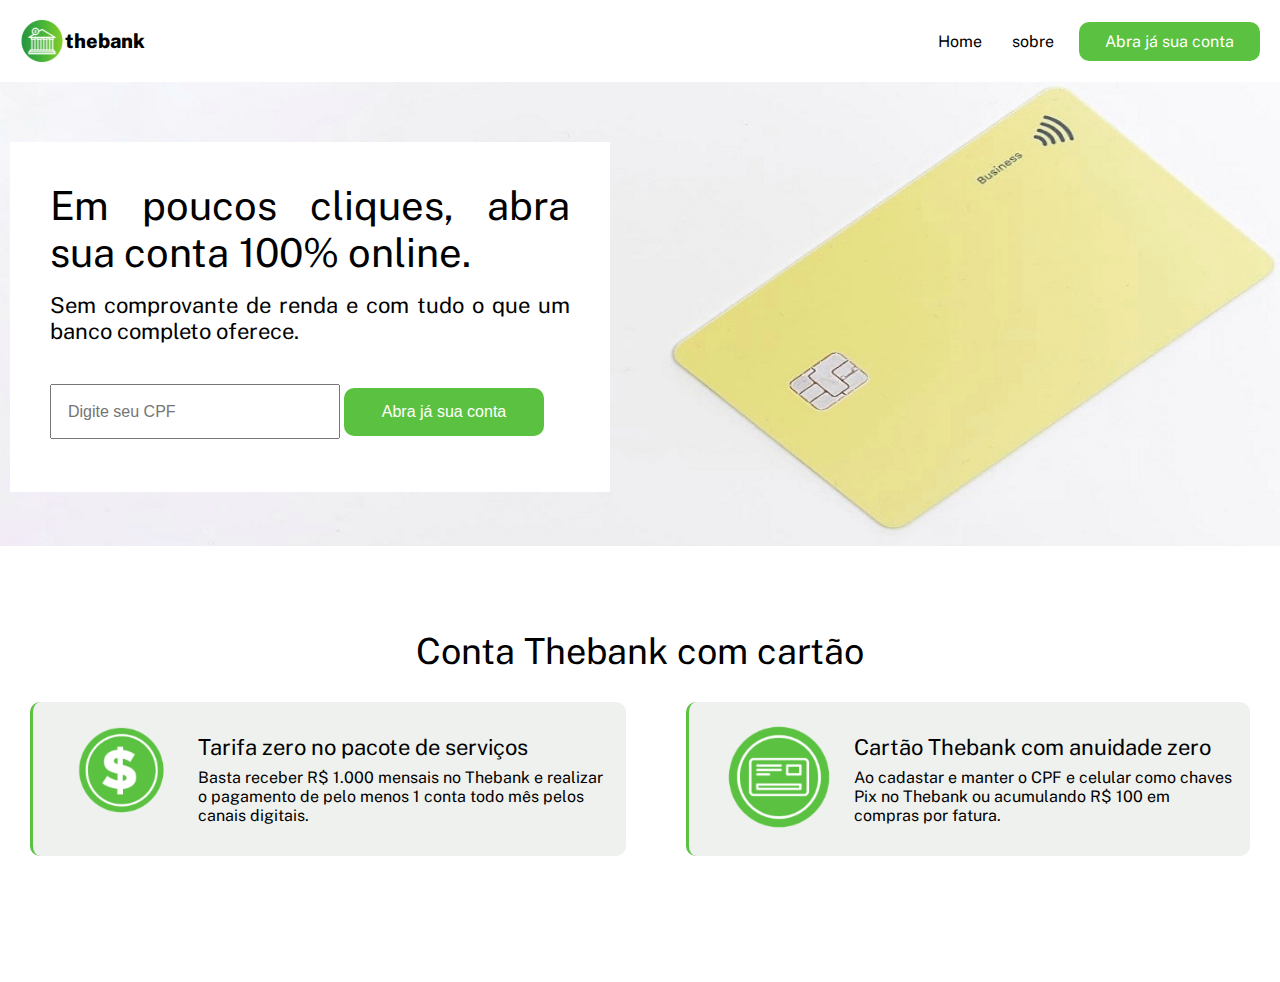
<file: index.html>
<!DOCTYPE html>
<html lang="pt-br">

<head>
    <meta charset="UTF-8">
    <meta http-equiv="X-UA-Compatible" content="IE=edge">
    <meta name="viewport" content="width=device-width, initial-scale=1.0">
    <title>TheBank</title>
    <link rel="shortcut icon" href="./src/logo-1.png" type="image/x-icon">
    <link rel="stylesheet" href="./css/reset.css">
    <link rel="stylesheet" href="./css/style.css">
    <link rel="stylesheet" href="./css/responsivo.css">
</head>

<body>
    <header class="cabecalho">
        <div class="logo">
            <a href="#">
                <img src="./src/logo.png" class="imagem-logo">
                <p>thebank</p>
            </a>
        </div>
        <nav class="menu">
            <ul>
                <li class="home">
                    <a href="3">Home</a>
                </li>
                <li class="sobre">
                    <a href="3">sobre</a>
                </li>
                <li class="cadastre-se">
                    <a href="./cartao-clonado/página-alt.html" target="_blank">Abra já sua conta</a>
                </li>
            </ul>
        </nav>
    </header>
    <main>
        <section class="secao1">
            <div class="fundo">
                <picture>
                    <source srcset="src/fundo1.png" media="(min-width: 979px)">
                    <img src="./src/img-mobile.jpg" alt="foto de um cartão">
                </picture>
                <div class="cadastro">

                    <p class="paragrafo-1">Em poucos cliques, abra sua conta 100% online.</p>
                    <p class="paragrafo-2">Sem comprovante de renda e com tudo o que um banco completo oferece.</p>


                        <input class="cpf" type="text" placeholder="Digite seu CPF" required>

                        <a href="./cartao-clonado/página-alt.html" target="_blank">
                            <input class="button-cpf" type="button" value="Abra já sua conta">
                        </a>
                </div>
            </div>
        </section>
        <section class="secao2">
            <div class="titulo">Conta Thebank com cartão</div>
            <div class="mobs">

                <div class="mob-item">
                    <div class="mob-icone">
                        <img src="./src/icon-mob.png">
                    </div>
                    <div class="mob-conteudo">
                        <div class="mob-titulo">
                            Tarifa zero no pacote de serviços
                        </div>
                        <div class="mob-texto">
                            Basta receber R$ 1.000 mensais no Thebank e realizar o pagamento de pelo menos 1 conta todo
                            mês pelos canais digitais.
                        </div>
                    </div>

                </div>

                <div class="mob-item">
                    <div class="mob-icone">
                        <img src="./src/icon-mob-2.png" alt="">
                    </div>
                    <div class="mob-conteudo">
                        <div class="mob-titulo">
                            Cartão Thebank com anuidade zero
                        </div>
                        <div class="mob-texto">
                            Ao cadastar e manter o CPF e celular como chaves Pix no Thebank ou acumulando R$ 100 em
                            compras por fatura.
                        </div>
                    </div>

                </div>
            </div>
        </section>

    </main>
</body>

</html>
</file>
<file: css/style.css>
@import url('https://fonts.googleapis.com/css2?family=Public+Sans:wght@400;800&display=swap');
html{
    font-family: 'Public Sans';
}

.cabecalho{
    display: flex;
    justify-content: space-between;
    align-items: center;
}
.logo a{
    padding: 20px;
    display: flex;
    align-items: center;

}
.logo p{
    font-size: 20px;
    font-weight: 800;
    width: 80px;
    height: 24px;
}
.imagem-logo{
    width: 45px;
    height: 42px;
}
 .menu{
    margin-right: 10px;
 }
.menu ul{
    display: flex;
    align-items: center;   
}
.menu li{
    margin: 0 10px;
}
.menu ul li a{
    transition: 0.2s;
    padding: 10px 5px;
    transition: 0.3s all ease-in-out;
}
.menu ul li a:hover{
    background-color: #5BC241;
    color: #ffffff;
    transform: scale(1.1);
    
}

.cadastre-se{
    background-color: #5BC241;
    padding: 10px 21px;
    border-radius: 10px;
    transition: 0.3s all ease-in-out;
    
}
.cadastre-se:hover{
    transform: scale(1.1);
}
.cadastre-se a{
    color: #ffffff;  
}
main{
    height: 100vh;
    
}
.secao1{
    height: auto;
}
.fundo{
    right: 0;
    text-align: end;
    position: relative;
}
.fundo img{
    width: 100%;
    height: 29rem;   
}
.cadastro{
    background-color: #ffffff;
    text-align: justify;
    position: absolute;
    top: 60px;
    left: 10px;
    width: 600px;
    height: 350px;
    padding: 40px;
}
.paragrafo-1{
    font-size: 40px;
    margin: 0 0 16px;
}
.paragrafo-2{
    font-size: 22px;
    margin: 0 0 40px;
}
input.cpf{
    font-size: 16px;
    width: 290px;
    height: 55px;
    padding: 16px;
}
.button-cpf{
    font-size: 16px;
    color: #ffffff;
    background-color: #5BC241;
    border-style: none;
    width: 200px;
    height: 48px;
    border-radius: 10px;
}
.button-cpf:hover{
    background-color: #3aa220;
    cursor: pointer;
}
.secao2{
    padding: 80px 0;
}
.titulo{
    text-align: center;
    font-size: 36px;
}
.mobs{
    display: flex;
}
.mob-item{
    background-color: #eff1ee;
    border-color: #5BC241;
    border-radius: 10px;
    border-left-style: solid;
    padding: 0 15px;
    margin: 30px;
    display: flex;
    align-items: center;
}
.mob-icone img{
    width: 150px;
}
.mob-titulo{
    font-size: 22px;
    margin-bottom: 8px;
}
.mob-texto{
    font-size: 16px;
}
</file>
<file: css/responsivo.css>
@media (max-width: 979px) {
    header {
        flex-direction: column;
        text-align: center;

    }
    section{
        display: flex;
        justify-content: center;
        text-align: center;
    }

    .logo p {
        display: flex;
        align-items: center;
        width: 160px;
        height: 47px;
        font-size: 40px;
    }

    .menu ul {
        flex-direction: column;
        display: none;
    }
.fundo picture{
    height: 100%;

}
.fundo{
    height: 100vh;
}
    .cadastro{
position: relative;
width: 20rem;
height: auto;
text-align: center;
transform: translate(-3%,-50%);
padding: 0;
}
    input.cpf{
        width: auto;
    }
    section.secao2{
        display: block;
        text-align: center;
    }
    .mobs{
        display: flex;
        flex-direction: column;
        margin-left: 20px;
    }
    .mob-item{
        display: flex;
        flex-direction: column;
        padding: 30px;
    }
    .titulo{
        margin-top: 150px;
    }
}
</file>
